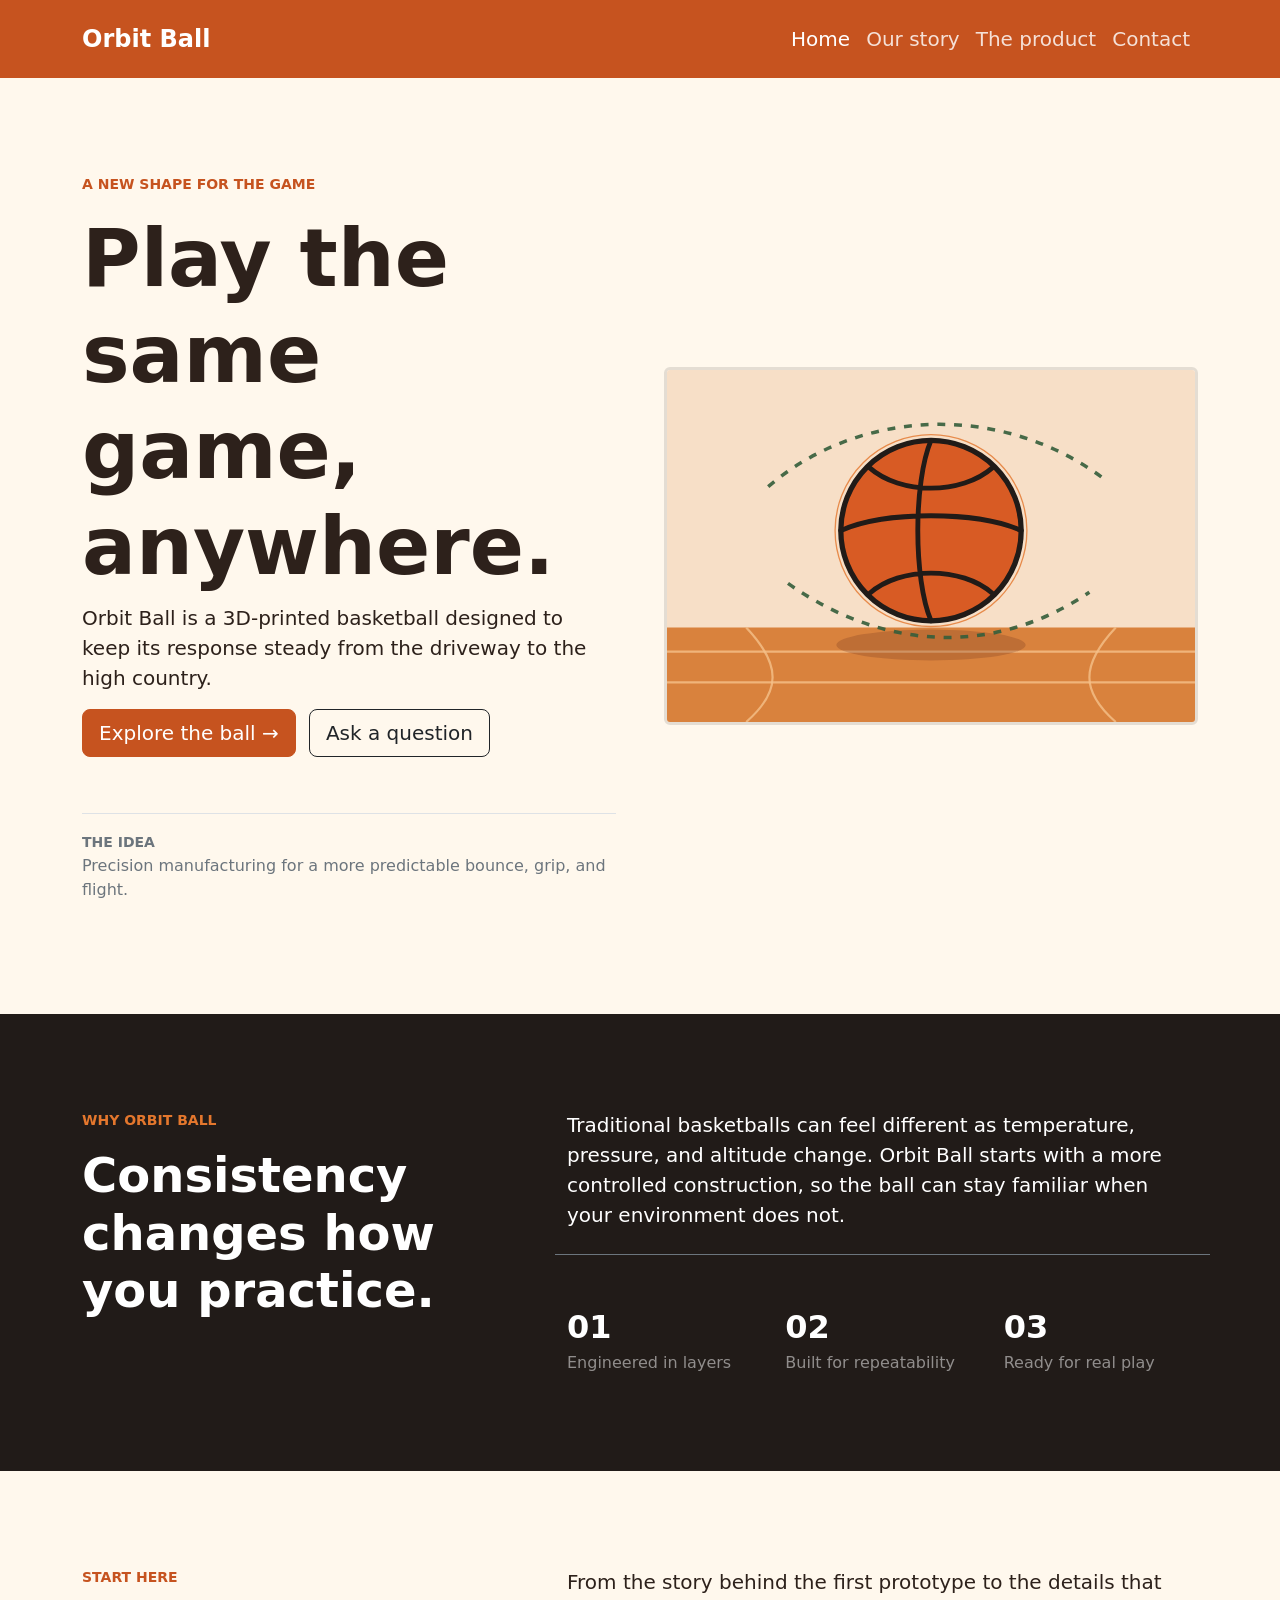
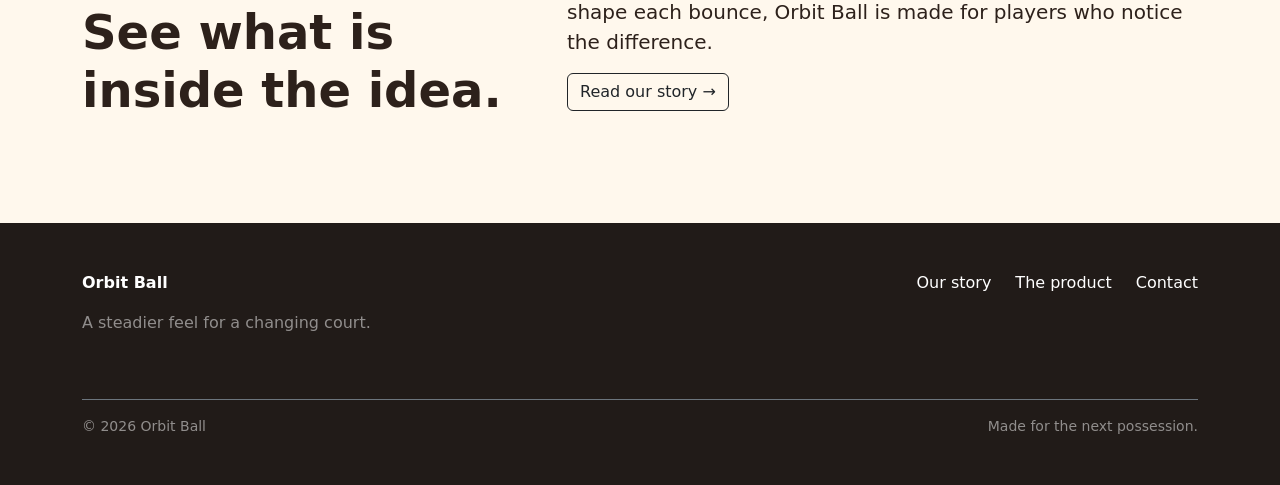
<file: index.html>
<!DOCTYPE html>
<html lang="en">
  <head>
    <meta charset="utf-8">
    <meta name="viewport" content="width=device-width, initial-scale=1">
    <title>Orbit Ball | A more consistent game</title>
    <link href="https://cdn.jsdelivr.net/npm/bootstrap@5.3.8/dist/css/bootstrap.min.css" rel="stylesheet" integrity="sha384-sRIl4kxILFvY47J16cr9ZwB07vP4J8+LH7qKQnuqkuIAvNWLzeN8tE5YBujZqJLB" crossorigin="anonymous">
    <link rel="stylesheet" href="css/basketball-theme.css">
  </head>
  <body>

    <!-- A nice working header with connecting links matching the theme. -->
    <header class="sticky-top">
      <nav class="navbar navbar-expand-lg py-3 bg-primary" data-bs-theme="dark" aria-label="Main navigation">
        <div class="container">
          <a class="navbar-brand fs-4 fw-bold text-white" href="Home.html">Orbit Ball</a>
          <button class="navbar-toggler" type="button" data-bs-toggle="collapse" data-bs-target="#mainNavigation" aria-controls="mainNavigation" aria-expanded="false" aria-label="Toggle navigation">
            <span class="navbar-toggler-icon"></span>
            </button>
          <div class="collapse navbar-collapse" id="mainNavigation">
            <ul class="navbar-nav ms-auto fs-5">
                <li class="nav-item"><a class="nav-link active" aria-current="page" href="Home.html">Home</a></li>
                <li class="nav-item"><a class="nav-link" href="About.html">Our story</a></li>
                <li class="nav-item"><a class="nav-link" href="Features.html">The product</a></li>
                <li class="nav-item"><a class="nav-link" href="Contact.html">Contact</a></li>
            </ul>
          </div>
        </div>
      </nav>
    </header>

    <main>
        <!-- A nice hero section that gives the main idea and some info. -->
      <section class="py-5">
        <div class="container py-5">
            <div class="row align-items-center g-5">
        <div class="col-lg-6">
            <p class="text-uppercase text-primary fw-semibold small">A new shape for the game</p>
            <h1 class="display-1 fw-bold">Play the same game, anywhere.</h1>
            <p class="lead">Orbit Ball is a 3D-printed basketball designed to keep its response steady from the driveway to the high country.</p>
            <a class="btn btn-primary btn-lg me-2 mb-2" href="Features.html">Explore the ball <span aria-hidden="true">&rarr;</span></a>
            <a class="btn btn-outline-dark btn-lg mb-2" href="Contact.html">Ask a question</a>
            <p class="border-top mt-5 pt-3 text-secondary"><span class="text-uppercase small fw-semibold">The idea</span><br>Precision manufacturing for a more predictable bounce, grip, and flight.</p>
            </div>
        <div class="col-lg-6">
              <img class="img-fluid rounded" src="images/orbit-ball-hero.svg" alt="Orbit Ball floating above a stylized basketball court">
            </div>
      </div>
      </div>
      </section>

        <!-- A nice break in the middle of the page telling you a little more about the product with nice collumns and rows. -->
      <section class="py-5 bg-dark text-white">
        <div class="container py-5">
            <div class="row g-5">
        <div class="col-lg-5">
            <p class="text-uppercase text-warning fw-semibold small">Why Orbit Ball</p>
            <h2 class="display-5 fw-bold">Consistency changes how you practice.</h2>
            </div>
        <div class="col-lg-7">
            <p class="lead">Traditional basketballs can feel different as temperature, pressure, and altitude change. Orbit Ball starts with a more controlled construction, so the ball can stay familiar when your environment does not.</p>
            <div class="row border-top border-secondary pt-4 mt-4 g-4">
                <div class="col-md-4"><strong class="fs-2 d-block">01</strong><span class="text-white-50">Engineered in layers</span>
                </div>
                <div class="col-md-4"><strong class="fs-2 d-block">02</strong><span class="text-white-50">Built for repeatability</span>
                </div>
        <div class="col-md-4"><strong class="fs-2 d-block">03</strong><span class="text-white-50">Ready for real play</span>
        </div>
        </div>
        </div>
      </div></div></section>

      <section class="py-5">
        <div class="container py-5">
            <div class="row g-5">
        <div class="col-lg-5">
            <p class="text-uppercase text-primary fw-semibold small">Start here</p>
            <h2 class="display-5 fw-bold">See what is inside the idea.</h2>
            </div>
        <div class="col-lg-7">
            <p class="lead">From the story behind the first prototype to the details that shape each bounce, Orbit Ball is made for players who notice the difference.</p>
            <a class="btn btn-outline-dark" href="About.html">Read our story <span aria-hidden="true">&rarr;</span></a>
            </div>
      </div>
      </div>
      </section>
    </main>
    <!-- Working footer with conencting links -->
    <footer class="bg-dark text-white py-5">
        <div class="container">
            <div class="row justify-content-between g-4 pb-5">
                <div class="col-md-5"><a class="navbar-brand text-white fw-bold" href="Home.html">Orbit Ball</a>
                <p class="text-white-50 mt-3">A steadier feel for a changing court.</p>
                </div>
                <nav class="col-md-5 d-flex gap-4 justify-content-md-end" aria-label="Footer navigation">
                    <a class="text-white text-decoration-none" href="About.html">Our story</a>
                    <a class="text-white text-decoration-none" href="Features.html">The product</a>
                    <a class="text-white text-decoration-none" href="Contact.html">Contact</a>
                </nav>
            </div>
            <div class="border-top border-secondary pt-3 d-flex justify-content-between text-white-50 small">
                <span>&copy; 2026 Orbit Ball</span>
                <span>Made for the next possession.</span>
            </div>
        </div>
    </footer>
    <script src="https://cdn.jsdelivr.net/npm/bootstrap@5.3.8/dist/js/bootstrap.bundle.min.js" integrity="sha384-FKyoEForCGlyvwx9Hj09JcYn3nv7wiPVlz7YYwJrWVcXK/BmnVDxM+D2scQbITxI" crossorigin="anonymous"></script>
  </body>
</html>
</file>
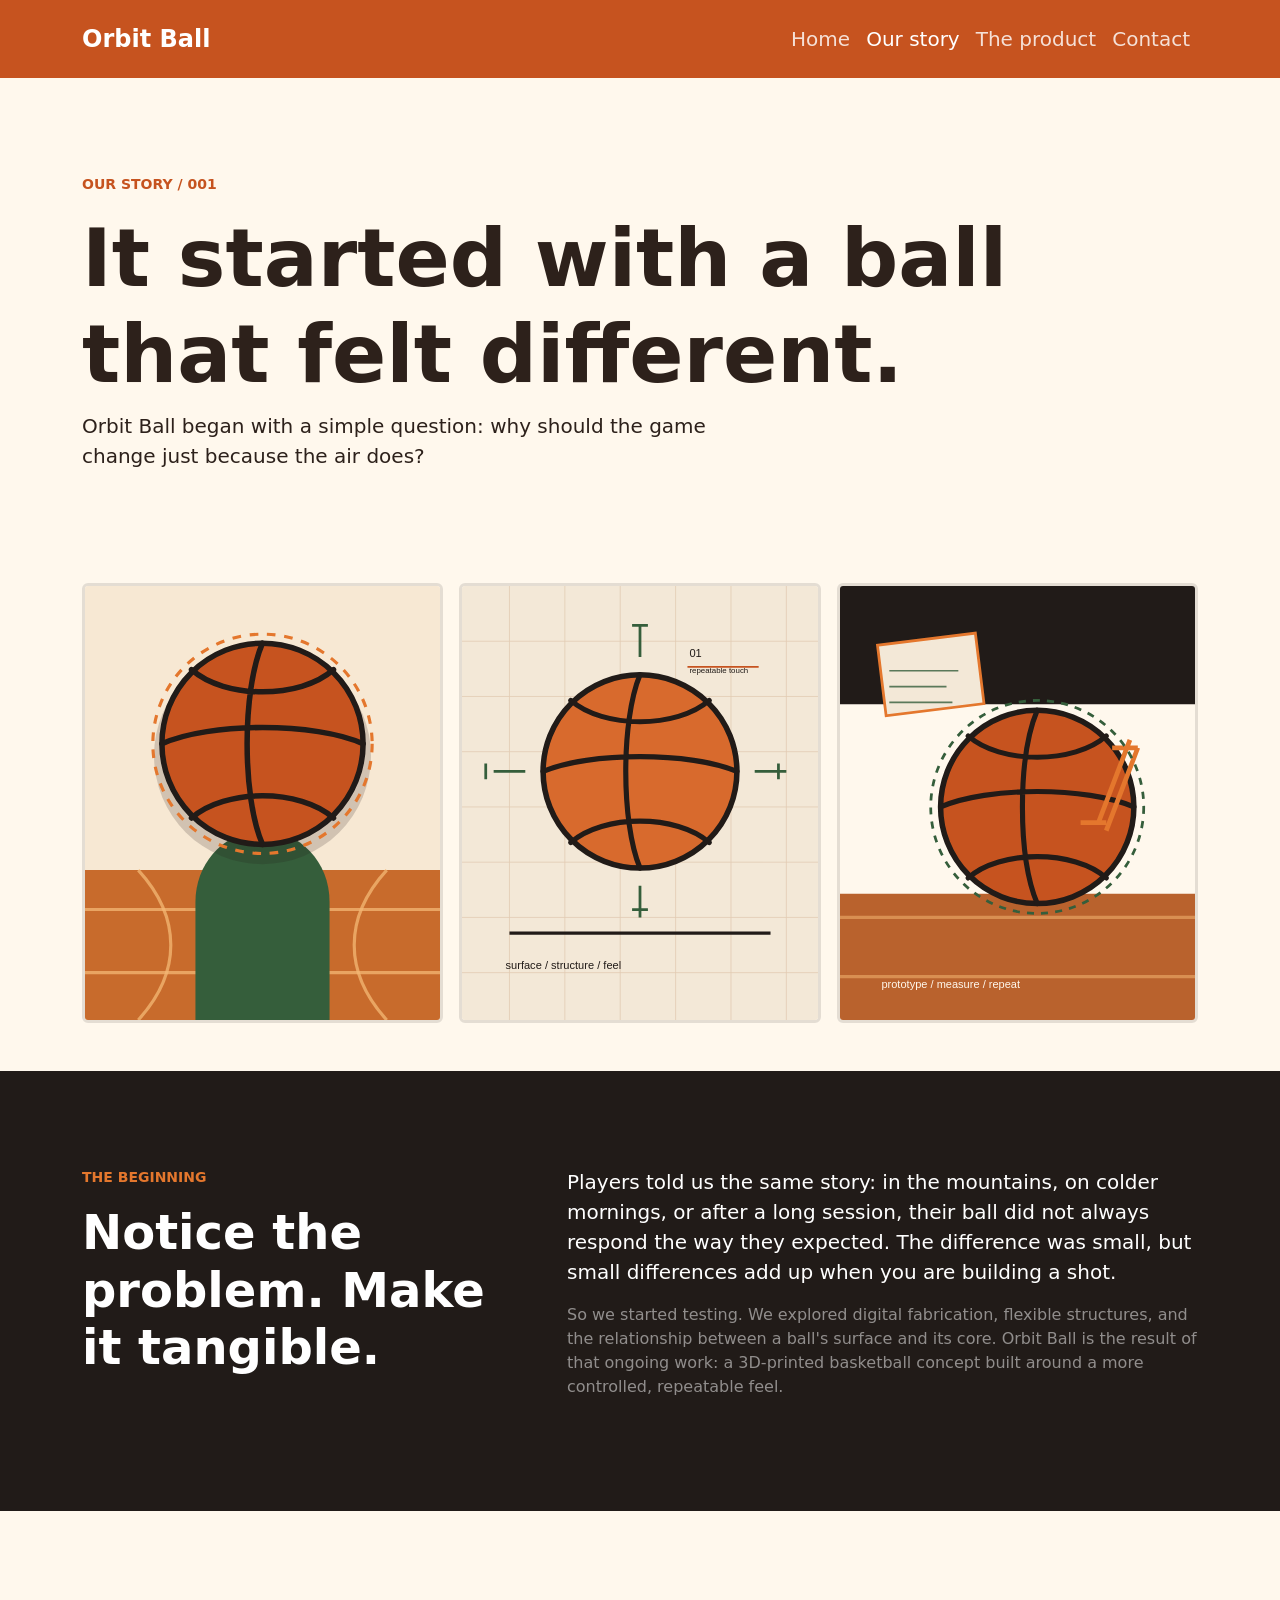
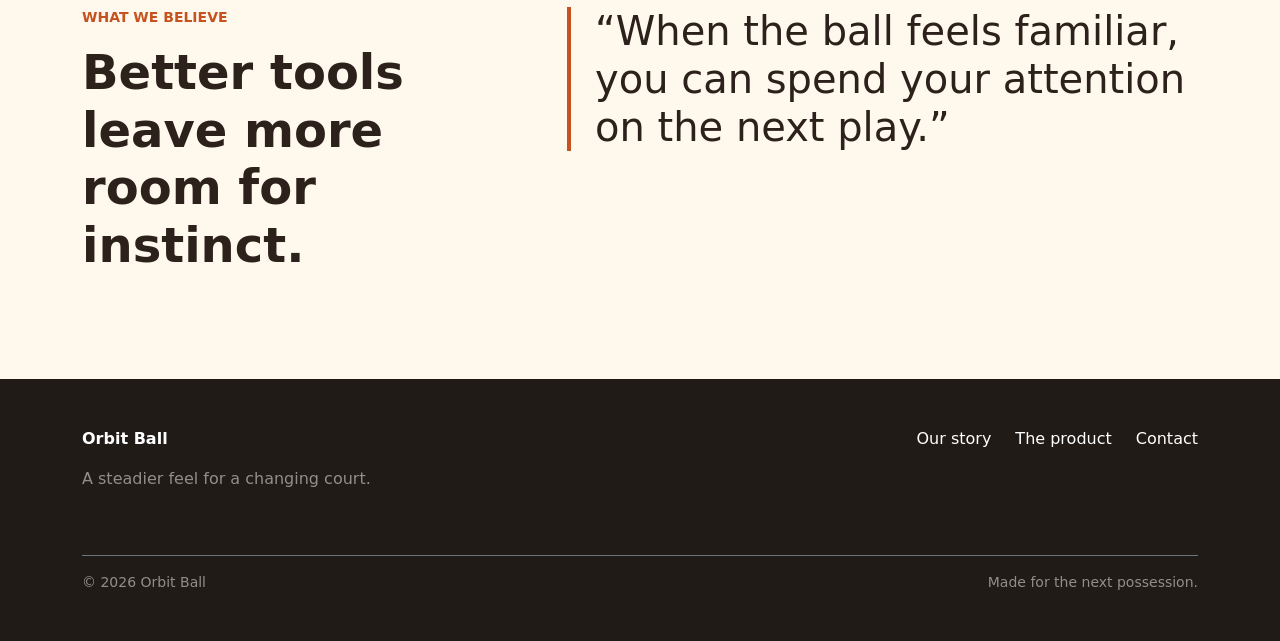
<file: About.html>
<!DOCTYPE html>
<html lang="en">
  <head>
    <meta charset="utf-8">
    <meta name="viewport" content="width=device-width, initial-scale=1">
    <title>Our story | Orbit Ball</title>
    <link href="https://cdn.jsdelivr.net/npm/bootstrap@5.3.8/dist/css/bootstrap.min.css" rel="stylesheet" integrity="sha384-sRIl4kxILFvY47J16cr9ZwB07vP4J8+LH7qKQnuqkuIAvNWLzeN8tE5YBujZqJLB" crossorigin="anonymous">
    <link rel="stylesheet" href="css/basketball-theme.css">
  </head>
  <body>
    <header class="sticky-top">
        <nav class="navbar navbar-expand-lg py-3 bg-primary" data-bs-theme="dark" aria-label="Main navigation">
            <div class="container">
                <a class="navbar-brand fs-4 fw-bold text-white" href="index.html">Orbit Ball</a>
                <button class="navbar-toggler" type="button" data-bs-toggle="collapse" data-bs-target="#mainNavigation" aria-controls="mainNavigation" aria-expanded="false" aria-label="Toggle navigation">
                    <span class="navbar-toggler-icon"></span>
                </button>
                <div class="collapse navbar-collapse" id="mainNavigation">
                    <ul class="navbar-nav ms-auto fs-5">
                        <li class="nav-item"><a class="nav-link" href="index.html">Home</a></li>
                        <li class="nav-item"><a class="nav-link active" aria-current="page" href="About.html">Our story</a></li>
                        <li class="nav-item"><a class="nav-link" href="Features.html">The product</a></li>
                        <li class="nav-item"><a class="nav-link" href="Contact.html">Contact</a></li>
                    </ul>
                </div>
            </div>
        </nav>
    </header>
    <main>
      <section class="py-5">
        <div class="container py-5">
            <p class="text-uppercase text-primary fw-semibold small">Our story / 001</p>
            <h1 class="display-1 fw-bold">It started with a ball that felt different.</h1>
            <p class="lead col-lg-7">Orbit Ball began with a simple question: why should the game change just because the air does?</p>
            </div>
            </section>
      <section class="container pb-5">
        <div class="row g-3">
            <div class="col-md-4">
                    <img class="img-fluid rounded w-100" src="images/about-court-portrait.svg" alt="Orbit Ball court portrait framed by a painted green key">
                </div>
                <div class="col-md-4">
                    <img class="img-fluid rounded w-100" src="images/about-material-study.svg" alt="Orbit Ball material study with measured geometry">
                    </div>
                    <div class="col-md-4">
                        <img class="img-fluid rounded w-100" src="images/about-workbench.svg" alt="Orbit Ball prototype on a workbench with measurement tools">
                        </div>
                        </div>
                        </section>
      <section class="py-5 bg-dark text-white">
        <div class="container py-5">
            <div class="row g-5">
                <div class="col-lg-5">
                    <p class="text-uppercase text-warning fw-semibold small">The beginning</p>
                    <h2 class="display-5 fw-bold">Notice the problem. Make it tangible.</h2>
                    </div>
                    <div class="col-lg-7">
                        <p class="lead">Players told us the same story: in the mountains, on colder mornings, or after a long session, their ball did not always respond the way they expected. The difference was small, but small differences add up when you are building a shot.</p>
                        <p class="text-white-50">So we started testing. We explored digital fabrication, flexible structures, and the relationship between a ball's surface and its core. Orbit Ball is the result of that ongoing work: a 3D-printed basketball concept built around a more controlled, repeatable feel.</p>
                        </div>
                        </div>
                        </div>
        </section>
      <section class="py-5">
        <div class="container py-5">
            <div class="row g-5">
                <div class="col-lg-5">
                    <p class="text-uppercase text-primary fw-semibold small">What we believe</p>
                    <h2 class="display-5 fw-bold">Better tools leave more room for instinct.</h2>
                    </div>
                    <div class="col-lg-7">
                        <blockquote class="border-start border-4 border-primary ps-4 display-6">“When the ball feels familiar, you can spend your attention on the next play.”</blockquote>
                        </div>
                        </div>
                        </div>
                        </section>
    </main>
    <footer class="bg-dark text-white py-5">
        <div class="container">
            <div class="row justify-content-between g-4 pb-5">
                <div class="col-md-5">
                    <a class="navbar-brand text-white fw-bold" href="index.html">Orbit Ball</a>
                    <p class="text-white-50 mt-3">A steadier feel for a changing court.</p>
                    </div>
                    <nav class="col-md-5 d-flex gap-4 justify-content-md-end" aria-label="Footer navigation">
                        <a class="text-white text-decoration-none" href="About.html">Our story</a>
                        <a class="text-white text-decoration-none" href="Features.html">The product</a>
                        <a class="text-white text-decoration-none" href="Contact.html">Contact</a>
                        </nav>
                        </div>
                        <div class="border-top border-secondary pt-3 d-flex justify-content-between text-white-50 small">
                            <span>&copy; 2026 Orbit Ball</span>
                            <span>Made for the next possession.</span>
                            </div>
                            </div>
                            </footer>
    <script src="https://cdn.jsdelivr.net/npm/bootstrap@5.3.8/dist/js/bootstrap.bundle.min.js" integrity="sha384-FKyoEForCGlyvwx9Hj09JcYn3nv7wiPVlz7YYwJrWVcXK/BmnVDxM+D2scQbITxI" crossorigin="anonymous"></script>
  </body>
</html>
</file>
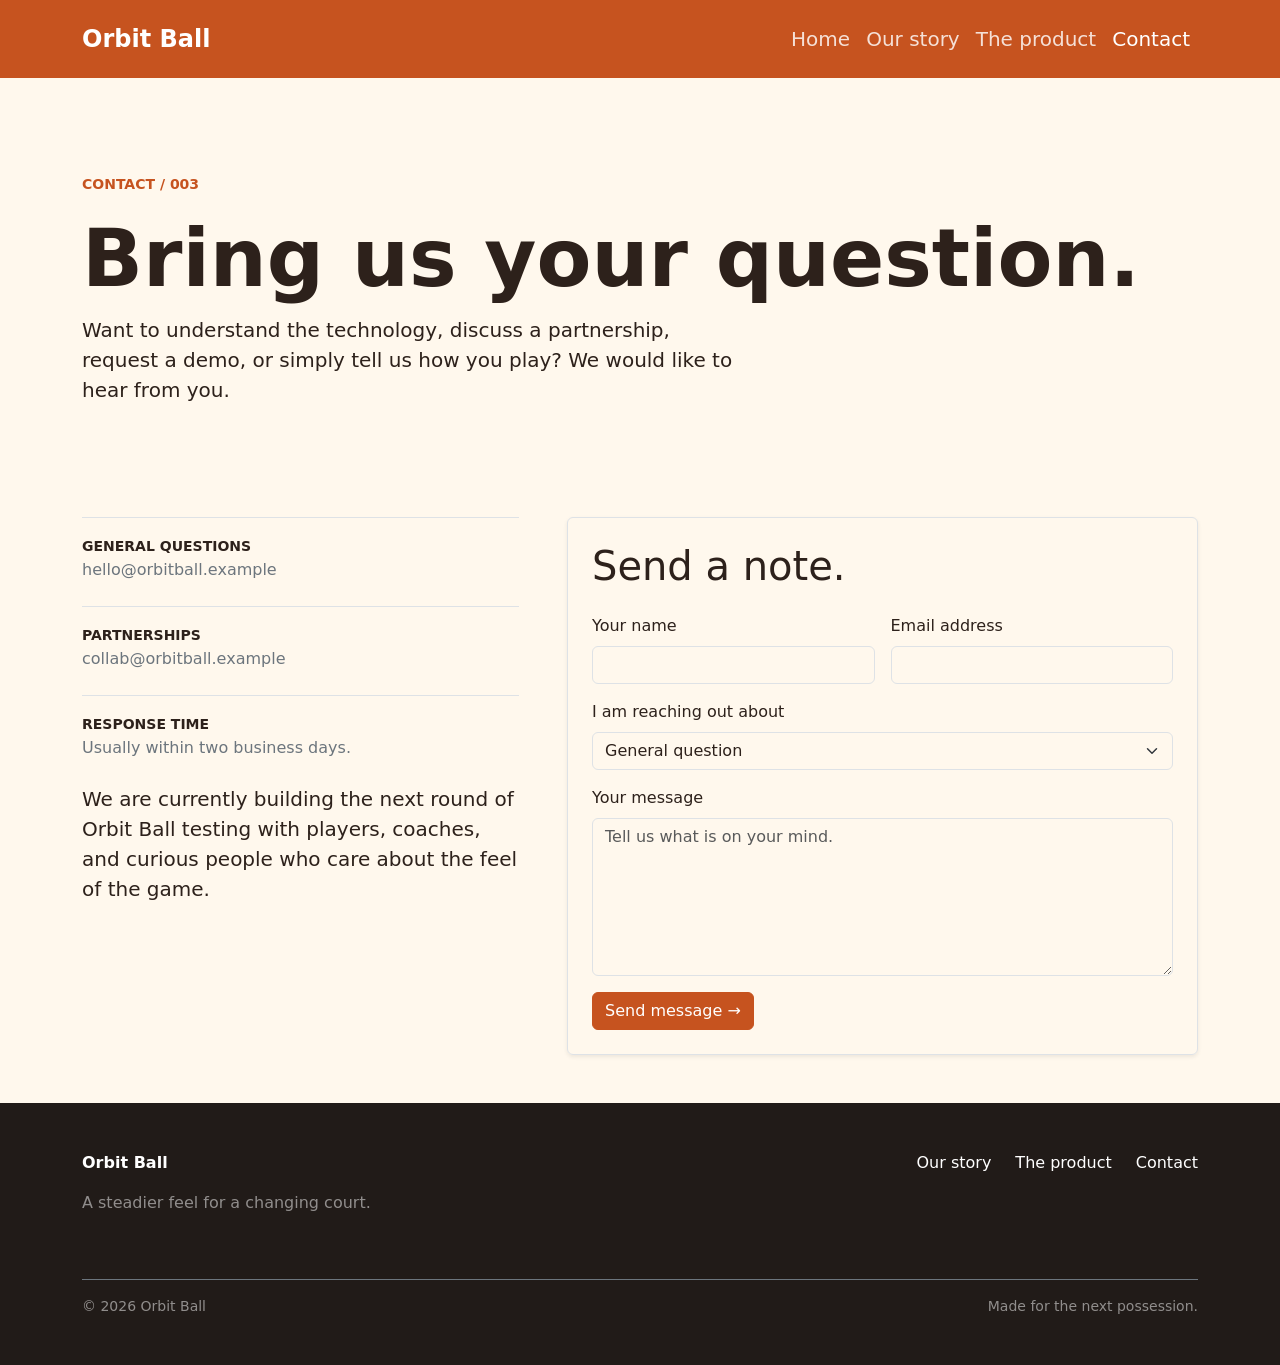
<file: Contact.html>
<!DOCTYPE html>
<html lang="en">
  <head>
    <meta charset="utf-8">
    <meta name="viewport" content="width=device-width, initial-scale=1">
    <title>Contact | Orbit Ball</title>
    <link href="https://cdn.jsdelivr.net/npm/bootstrap@5.3.8/dist/css/bootstrap.min.css" rel="stylesheet" integrity="sha384-sRIl4kxILFvY47J16cr9ZwB07vP4J8+LH7qKQnuqkuIAvNWLzeN8tE5YBujZqJLB" crossorigin="anonymous">
    <link rel="stylesheet" href="css/basketball-theme.css">
  </head>
  <body>
    <header class="sticky-top">
        <nav class="navbar navbar-expand-lg py-3 bg-primary" data-bs-theme="dark" aria-label="Main navigation">
            <div class="container">
                <a class="navbar-brand fs-4 fw-bold text-white" href="index.html">Orbit Ball</a>
                <button class="navbar-toggler" type="button" data-bs-toggle="collapse" data-bs-target="#mainNavigation" aria-controls="mainNavigation" aria-expanded="false" aria-label="Toggle navigation">
                    <span class="navbar-toggler-icon"></span>
                    </button>
                    <div class="collapse navbar-collapse" id="mainNavigation">
                        <ul class="navbar-nav ms-auto fs-5">
                            <li class="nav-item"><a class="nav-link" href="index.html">Home</a></li>
                            <li class="nav-item"><a class="nav-link" href="About.html">Our story</a></li>
                            <li class="nav-item"><a class="nav-link" href="Features.html">The product</a></li>
                            <li class="nav-item"><a class="nav-link active" aria-current="page" href="Contact.html">Contact</a></li>
                        </ul>
                    </div>
                </div>
            </nav>
        </header>
        <main>
          <section class="py-5">
            <div class="container py-5">
              <p class="text-uppercase text-primary fw-semibold small">Contact / 003</p>
              <h1 class="display-1 fw-bold">Bring us your question.</h1>
              <p class="lead col-lg-7">Want to understand the technology, discuss a partnership, request a demo, or simply tell us how you play? We would like to hear from you.</p>
            </div>
          </section>
          <section class="container pb-5">
            <div class="row g-5">
            <div class="col-lg-5">
                <div class="border-top pt-3 mb-4">
                    <span class="text-uppercase small fw-semibold">General questions</span>
                    <p class="text-secondary">hello@orbitball.example</p>
                    </div>
                    <div class="border-top pt-3 mb-4">
                        <span class="text-uppercase small fw-semibold">Partnerships</span>
                        <p class="text-secondary">collab@orbitball.example</p>
                        </div>
                        <div class="border-top pt-3 mb-4">
                            <span class="text-uppercase small fw-semibold">Response time</span>
                            <p class="text-secondary">Usually within two business days.</p>
                            </div>
                            <p class="lead">We are currently building the next round of Orbit Ball testing with players, coaches, and curious people who care about the feel of the game.</p>
                            </div>
                            <div class="col-lg-7">
                                <form class="border rounded p-4 shadow-sm">
                                    <h2 class="h1 mb-4">Send a note.</h2>
                                    <div class="row g-3">
                                        <div class="col-md-6">
                                            <label class="form-label" for="name">Your name</label>
                                            <input class="form-control" id="name" name="name" type="text" autocomplete="name" required>
                                            </div>
                                            <div class="col-md-6">
                                                <label class="form-label" for="email">Email address</label>
                                                <input class="form-control" id="email" name="email" type="email" autocomplete="email" required>
                                                </div>
                                                <div class="col-12">
                                                    <label class="form-label" for="reason">I am reaching out about</label>
                                                    <select class="form-select" id="reason" name="reason">
                                                        <option>General question</option>
                                                        <option>Product information</option>
                                                        <option>Partnership or wholesale</option>
                                                        <option>Media request</option>
                                                    </select>
                                                </div>
                                                <div class="col-12">
                                                    <label class="form-label" for="message">Your message</label>
                                                    <textarea class="form-control" id="message" name="message" rows="6" placeholder="Tell us what is on your mind." required></textarea>
                                                </div>
                                                <div class="col-12">
                                                    <button class="btn btn-primary" type="submit">Send message <span aria-hidden="true">&rarr;</span></button>
                                                </div>
                                            </div>
                                        </form>
                                    </div>
                                </div>
                            </section>
                        </main>
                        <footer class="bg-dark text-white py-5">
                            <div class="container">
                                <div class="row justify-content-between g-4 pb-5">
                                    <div class="col-md-5">
                                        <a class="navbar-brand text-white fw-bold" href="index.html">Orbit Ball</a>
                                        <p class="text-white-50 mt-3">A steadier feel for a changing court.</p>
                                    </div>
                                    <nav class="col-md-5 d-flex gap-4 justify-content-md-end" aria-label="Footer navigation">
                                        <a class="text-white text-decoration-none" href="About.html">Our story</a>
                                        <a class="text-white text-decoration-none" href="Features.html">The product</a>
                                        <a class="text-white text-decoration-none" href="Contact.html">Contact</a>
                                    </nav>
                                </div>
                                <div class="border-top border-secondary pt-3 d-flex justify-content-between text-white-50 small">
                                    <span>&copy; 2026 Orbit Ball</span>
                                    <span>Made for the next possession.</span>
                                </div>
                            </div>
                        </footer>
                        <script src="https://cdn.jsdelivr.net/npm/bootstrap@5.3.8/dist/js/bootstrap.bundle.min.js" integrity="sha384-FKyoEForCGlyvwx9Hj09JcYn3nv7wiPVlz7YYwJrWVcXK/BmnVDxM+D2scQbITxI" crossorigin="anonymous"></script>
                    </body>
                </html>
</file>
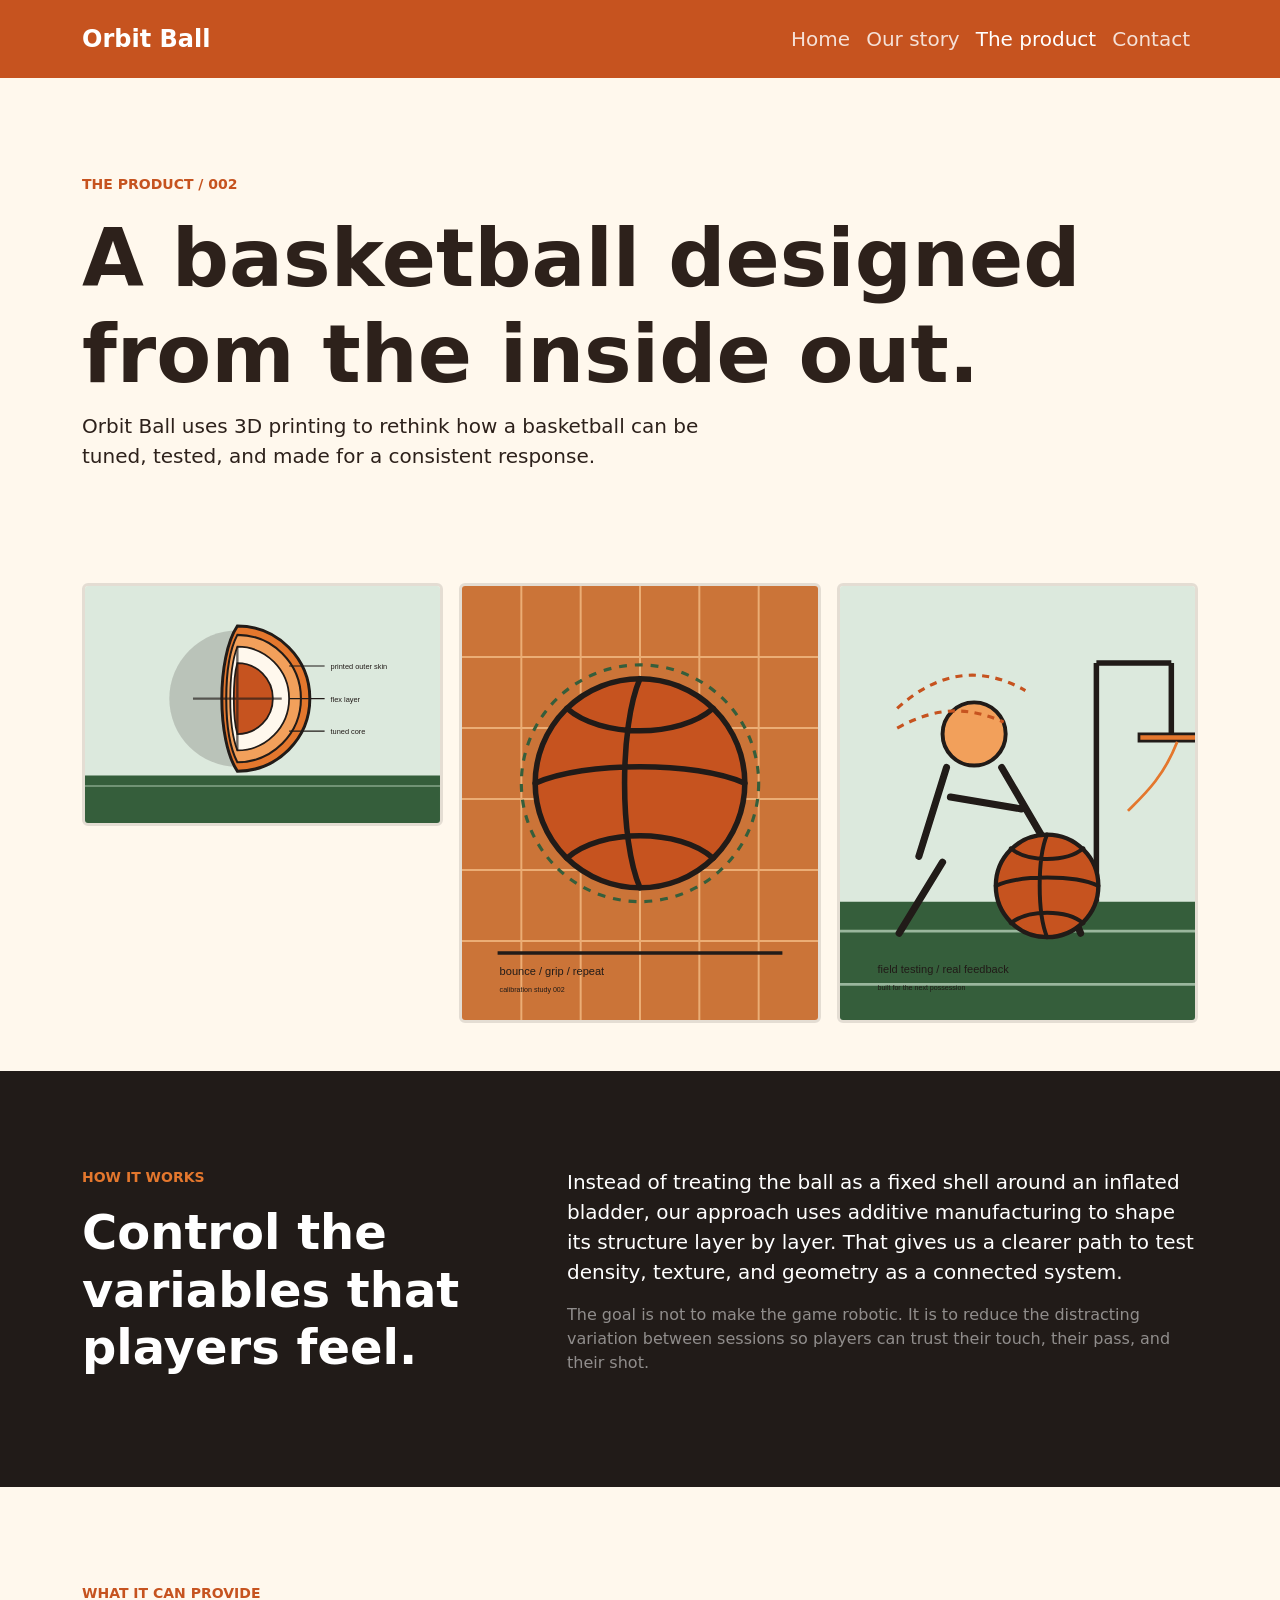
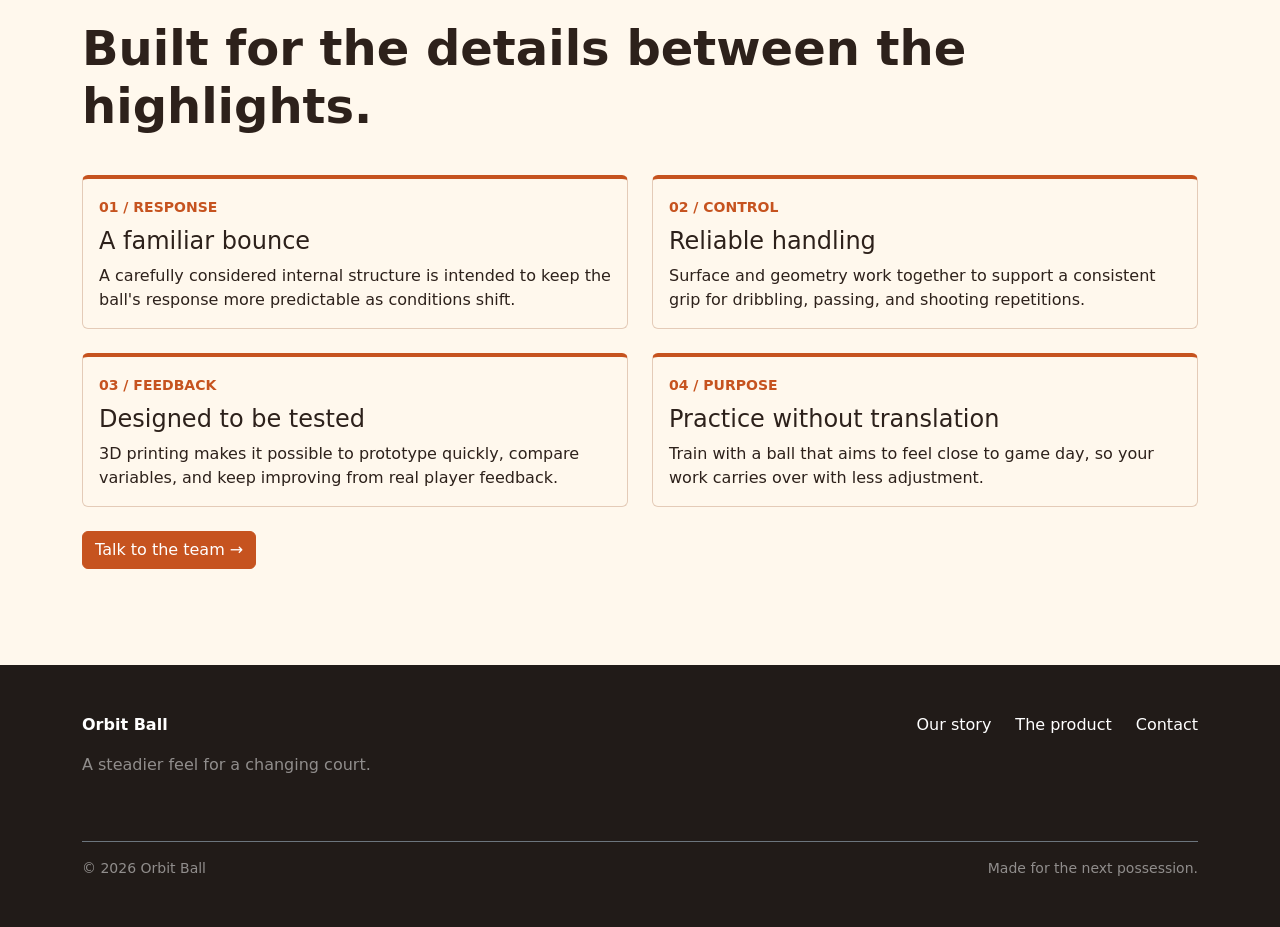
<file: Features.html>
<!DOCTYPE html>
<html lang="en">
  <head>
    <meta charset="utf-8">
    <meta name="viewport" content="width=device-width, initial-scale=1">
    <title>The product | Orbit Ball</title>
    <link href="https://cdn.jsdelivr.net/npm/bootstrap@5.3.8/dist/css/bootstrap.min.css" rel="stylesheet" integrity="sha384-sRIl4kxILFvY47J16cr9ZwB07vP4J8+LH7qKQnuqkuIAvNWLzeN8tE5YBujZqJLB" crossorigin="anonymous">
    <link rel="stylesheet" href="css/basketball-theme.css">
  </head>
  <body>
    <header class="sticky-top">
        <nav class="navbar navbar-expand-lg py-3 bg-primary" data-bs-theme="dark" aria-label="Main navigation">
            <div class="container">
                <a class="navbar-brand fs-4 fw-bold text-white" href="index.html">Orbit Ball</a>
                <button class="navbar-toggler" type="button" data-bs-toggle="collapse" data-bs-target="#mainNavigation" aria-controls="mainNavigation" aria-expanded="false" aria-label="Toggle navigation">
                    <span class="navbar-toggler-icon"></span>
                </button>
                <div class="collapse navbar-collapse" id="mainNavigation">
                    <ul class="navbar-nav ms-auto fs-5">
                        <li class="nav-item">
                            <a class="nav-link" href="index.html">Home</a>
                        </li>
                        <li class="nav-item">
                            <a class="nav-link" href="About.html">Our story</a>
                        </li>
                        <li class="nav-item">
                            <a class="nav-link active" aria-current="page" href="Features.html">The product</a>
                        </li>
                        <li class="nav-item">
                            <a class="nav-link" href="Contact.html">Contact</a>
                        </li>
                    </ul>
                </div>
            </div>
        </nav>
    </header>
    <main>
      <section class="py-5">
        <div class="container py-5">
            <p class="text-uppercase text-primary fw-semibold small">The product / 002</p>
            <h1 class="display-1 fw-bold">A basketball designed from the inside out.</h1>
            <p class="lead col-lg-7">Orbit Ball uses 3D printing to rethink how a basketball can be tuned, tested, and made for a consistent response.</p>
            </div>
            </section>
      <section class="container pb-5">
        <div class="row g-3">
            <div class="col-md-4">
                    <img class="img-fluid rounded w-100" src="images/orbit-ball-product.svg" alt="Cutaway illustration of Orbit Ball layered construction">
                </div>
                <div class="col-md-4">
                    <img class="img-fluid rounded w-100" src="images/features-calibration-grid.svg" alt="Orbit Ball calibration grid for bounce and grip testing">
                    </div>
                    <div class="col-md-4">
                        <img class="img-fluid rounded w-100" src="images/features-player-testing.svg" alt="Player testing Orbit Ball beside a basketball hoop">
                        </div>
                        </div>
                        </section>
      <section class="py-5 bg-dark text-white">
        <div class="container py-5">
            <div class="row g-5">
                <div class="col-lg-5">
                <p class="text-uppercase text-warning fw-semibold small">How it works</p>
                <h2 class="display-5 fw-bold">Control the variables that players feel.</h2>
                </div>
                <div class="col-lg-7">
                    <p class="lead">Instead of treating the ball as a fixed shell around an inflated bladder, our approach uses additive manufacturing to shape its structure layer by layer. That gives us a clearer path to test density, texture, and geometry as a connected system.</p>
                    <p class="text-white-50">The goal is not to make the game robotic. It is to reduce the distracting variation between sessions so players can trust their touch, their pass, and their shot.</p>
                    </div>
                    </div>
                    </div>
                    </section>
      <section class="py-5">
        <div class="container py-5">
            <p class="text-uppercase text-primary fw-semibold small">What it can provide</p>
            <h2 class="display-5 fw-bold">Built for the details between the highlights.</h2>
            <div class="row row-cols-1 row-cols-md-2 g-4 mt-3">
                <div class="col">
                    <article class="card h-100">
                        <div class="card-body">
                            <span class="text-primary small fw-semibold">01 / RESPONSE</span>
                            <h3 class="h4 mt-2">A familiar bounce</h3>
                            <p class="card-text">A carefully considered internal structure is intended to keep the ball's response more predictable as conditions shift.</p>
                            </div>
                            </article>
                            </div>
                            <div class="col">
                                <article class="card h-100">
                                    <div class="card-body">
                                        <span class="text-primary small fw-semibold">02 / CONTROL</span>
                                        <h3 class="h4 mt-2">Reliable handling</h3>
                                        <p class="card-text">Surface and geometry work together to support a consistent grip for dribbling, passing, and shooting repetitions.</p>
                                        </div>
                                        </article>
                                        </div>
                                        <div class="col">
                                            <article class="card h-100">
                                                <div class="card-body">
                                                    <span class="text-primary small fw-semibold">03 / FEEDBACK</span>
                                                    <h3 class="h4 mt-2">Designed to be tested</h3>
                                                    <p class="card-text">3D printing makes it possible to prototype quickly, compare variables, and keep improving from real player feedback.</p>
                                                </div>
                                            </article>
                                        </div>
                                        <div class="col">
                                            <article class="card h-100">
                                                <div class="card-body">
                                                    <span class="text-primary small fw-semibold">04 / PURPOSE</span>
                                                    <h3 class="h4 mt-2">Practice without translation</h3>
                                                    <p class="card-text">Train with a ball that aims to feel close to game day, so your work carries over with less adjustment.</p>
                                                </div>
                                            </article>
                                        </div>
                                    </div>
                                    <a class="btn btn-primary mt-4" href="Contact.html">Talk to the team <span aria-hidden="true">&rarr;</span></a>
                                </div>
                            </section>
                        </main>
                        <footer class="bg-dark text-white py-5">
                            <div class="container">
                                <div class="row justify-content-between g-4 pb-5">
                                    <div class="col-md-5">
                    <a class="navbar-brand text-white fw-bold" href="index.html">Orbit Ball</a>
                    <p class="text-white-50 mt-3">A steadier feel for a changing court.</p>
                </div>
                <nav class="col-md-5 d-flex gap-4 justify-content-md-end" aria-label="Footer navigation">
                    <a class="text-white text-decoration-none" href="About.html">Our story</a>
                    <a class="text-white text-decoration-none" href="Features.html">The product</a>
                    <a class="text-white text-decoration-none" href="Contact.html">Contact</a>
                </nav>
            </div>
            <div class="border-top border-secondary pt-3 d-flex justify-content-between text-white-50 small">
                <span>&copy; 2026 Orbit Ball</span>
                <span>Made for the next possession.</span>
            </div>
        </div>
    </footer>
    <script src="https://cdn.jsdelivr.net/npm/bootstrap@5.3.8/dist/js/bootstrap.bundle.min.js" integrity="sha384-FKyoEForCGlyvwx9Hj09JcYn3nv7wiPVlz7YYwJrWVcXK/BmnVDxM+D2scQbITxI" crossorigin="anonymous"></script>
  </body>
</html>
</file>
<file: css/basketball-theme.css>
:root {
  --bs-primary: #c6531f;
  --bs-primary-rgb: 198, 83, 31;
  --bs-warning: #e4772d;
  --bs-warning-rgb: 228, 119, 45;
  --bs-success: #355e3b;
  --bs-success-rgb: 53, 94, 59;
  --bs-dark: #211b18;
  --bs-dark-rgb: 33, 27, 24;
  --bs-light: #fff8ed;
  --bs-light-rgb: 255, 248, 237;
  --bs-body-bg: #fff8ed;
  --bs-body-color: #2d211b;
  --bs-primary-bg-subtle: #f6dfd0;
  --bs-warning-bg-subtle: #ffe5c8;
  --bs-success-bg-subtle: #dce9dd;
  --bs-info-bg-subtle: #f3e8d7;
  --bs-danger-bg-subtle: #f8ddd1;
}

/* Bootstrap's primary utility is the site's basketball leather orange. */
.navbar.bg-primary {
  --bs-navbar-color: rgba(255, 255, 255, .82);
  --bs-navbar-hover-color: #fff;
  --bs-navbar-disabled-color: rgba(255, 255, 255, .5);
  --bs-navbar-active-color: #fff;
  --bs-navbar-brand-color: #fff;
  --bs-navbar-brand-hover-color: #fff;
  --bs-navbar-toggler-border-color: rgba(255, 255, 255, .35);
  --bs-navbar-toggler-icon-bg: url("data:image/svg+xml,%3csvg xmlns='http://www.w3.org/2000/svg' viewBox='0 0 30 30'%3e%3cpath stroke='rgba%28255, 255, 255, 0.9%29' stroke-linecap='round' stroke-miterlimit='10' stroke-width='2' d='M4 7h22M4 15h22M4 23h22'/%3e%3c/svg%3e");
}

body {
  background-color: var(--bs-body-bg);
}

.btn-primary {
  --bs-btn-color: #fff;
  --bs-btn-bg: #c6531f;
  --bs-btn-border-color: #c6531f;
  --bs-btn-hover-color: #fff;
  --bs-btn-hover-bg: #9f3f18;
  --bs-btn-hover-border-color: #9f3f18;
  --bs-btn-active-bg: #8f3815;
  --bs-btn-active-border-color: #8f3815;
}

.navbar-brand i,
footer .bi-basketball-fill {
  font-size: 1.25em;
  vertical-align: -0.08em;
}

.card {
  border-color: #e4cbb8;
  border-top: 4px solid var(--bs-primary);
}

.form-control:focus,
.form-select:focus {
  border-color: var(--bs-primary);
  box-shadow: 0 0 0 .25rem rgba(198, 83, 31, .2);
}

img {
  border: 3px solid rgba(33, 27, 24, .12);
}
</file>
